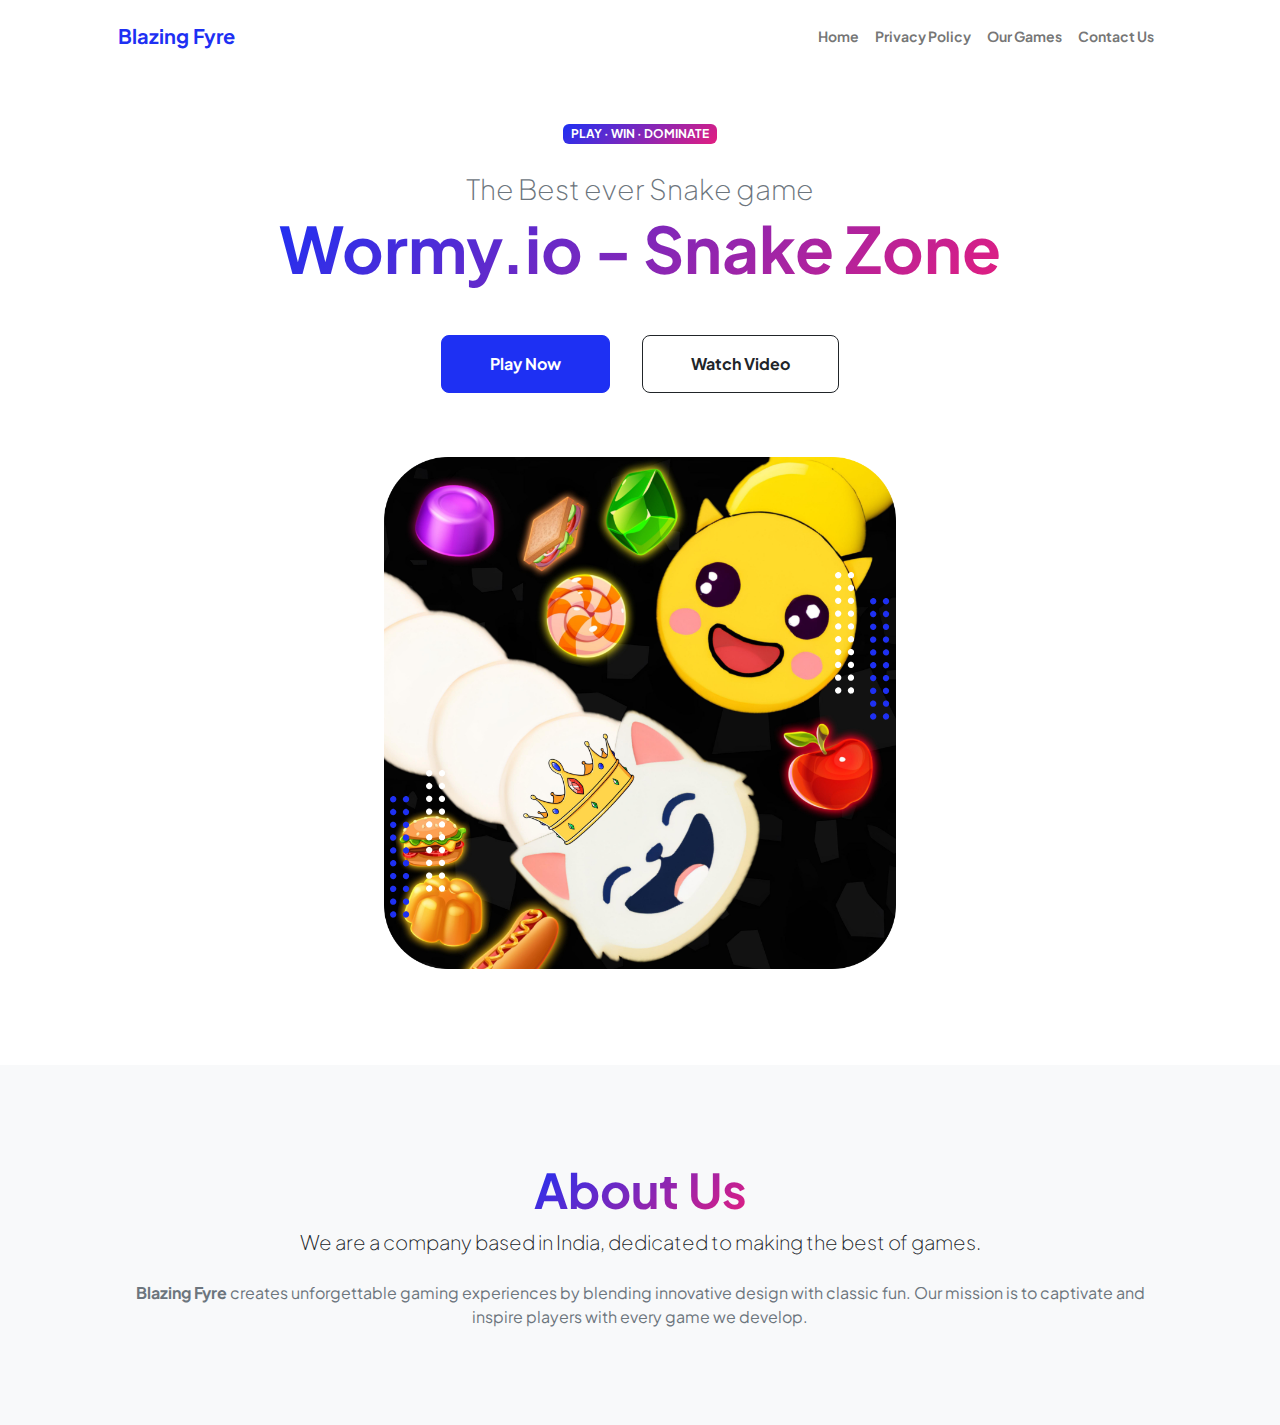
<file: index.html>
<!DOCTYPE html>
<html lang="en">
    <head>
        <meta charset="utf-8" />
        <meta name="viewport" content="width=device-width, initial-scale=1, shrink-to-fit=no" />
        <meta name="description" content="" />
        <meta name="author" content="" />
        <title>Blazing Fyre</title>
        <!-- Favicon-->
        <link rel="icon" type="image/x-icon" href="assets/favicon.ico" />
        <!-- Custom Google font-->
        <link rel="preconnect" href="https://fonts.googleapis.com" />
        <link rel="preconnect" href="https://fonts.gstatic.com" crossorigin />
        <link href="https://fonts.googleapis.com/css2?family=Plus+Jakarta+Sans:wght@100;200;300;400;500;600;700;800;900&amp;display=swap" rel="stylesheet" />
        <!-- Bootstrap icons-->
        <link href="https://cdn.jsdelivr.net/npm/bootstrap-icons@1.8.1/font/bootstrap-icons.css" rel="stylesheet" />
        <!-- Core theme CSS (includes Bootstrap)-->
        <link href="css/styles.css" rel="stylesheet" />
    </head>
    <body class="d-flex flex-column h-100">
        <main class="flex-shrink-0">
            <!-- Navigation-->
            <nav class="navbar navbar-expand-lg navbar-light bg-white py-3">
                <div class="container px-5">
                    <a class="navbar-brand" href="index.html"><span class="fw-bolder text-primary">Blazing Fyre</span></a>
                    <button class="navbar-toggler" type="button" data-bs-toggle="collapse" data-bs-target="#navbarSupportedContent" aria-controls="navbarSupportedContent" aria-expanded="false" aria-label="Toggle navigation"><span class="navbar-toggler-icon"></span></button>
                    <div class="collapse navbar-collapse" id="navbarSupportedContent">
                        <ul class="navbar-nav ms-auto mb-2 mb-lg-0 small fw-bolder">
                            <li class="nav-item"><a class="nav-link" href="index.html">Home</a></li>
                            <li class="nav-item"><a class="nav-link" href="privacy-policy.html">Privacy Policy</a></li>
                            <li class="nav-item"><a class="nav-link" href="our-games.html">Our Games</a></li>
                            <li class="nav-item"><a class="nav-link" href="contact.html">Contact Us</a></li>
                        </ul>
                    </div>
                </div>
            </nav>
            <!-- Header-->
            <header class="py-5">
                <div class="container px-5 pb-5">
                    <div class="row gx-5 align-items-center">
                        <div class="col-xxl-5">
                            <!-- Header text content-->
                            <div class="text-center text-xxl-start">
                                <div class="badge bg-gradient-primary-to-secondary text-white mb-4"><div class="text-uppercase">Play &middot; Win &middot; Dominate</div></div>
                                <div class="fs-3 fw-light text-muted">The Best ever Snake game</div>
                                <h1 class="display-3 fw-bolder mb-5"><span class="text-gradient d-inline">Wormy.io - Snake Zone</span></h1>
                                <div class="d-grid gap-3 d-sm-flex justify-content-sm-center justify-content-xxl-start mb-3">
                                    <a class="btn btn-primary btn-lg px-5 py-3 me-sm-3 fs-6 fw-bolder" href="https://play.google.com/store/apps/details?id=com.blazingfyre.wormyio">Play Now</a>
                                    <a class="btn btn-outline-dark btn-lg px-5 py-3 fs-6 fw-bolder" href="https://youtu.be/ObeM5aja834?si=bT7bwhYzpxp3FDns">Watch Video</a> 
                                </div>
                            </div>
                        </div>
                        <div class="col-xxl-7">
                            <!-- Header profile picture-->
                            <div class="d-flex justify-content-center mt-5 mt-xxl-0">
                                <div class="profile bg-gradient-primary-to-secondary">
                                    <!-- TIP: For best results, use a photo with a transparent background like the demo example below-->
                                    <!-- Watch a tutorial on how to do this on YouTube (link)-->
                                    <img class="profile-img" src="assets/icon.png" alt="..." />
                                    <div class="dots-1">
                                        <!-- SVG Dots-->
                                        <svg version="1.1" xmlns="http://www.w3.org/2000/svg" xmlns:xlink="http://www.w3.org/1999/xlink" x="0px" y="0px" viewBox="0 0 191.6 1215.4" style="enable-background: new 0 0 191.6 1215.4" xml:space="preserve">
                                            <g transform="translate(0.000000,1280.000000) scale(0.100000,-0.100000)">
                                                <path d="M227.7,12788.6c-105-35-200-141-222-248c-43-206,163-412,369-369c155,32,275,190,260,339c-11,105-90,213-190,262        C383.7,12801.6,289.7,12808.6,227.7,12788.6z"></path>
                                                <path d="M1507.7,12788.6c-151-50-253-216-222-362c25-119,136-230,254-255c194-41,395,142,375,339c-11,105-90,213-190,262        C1663.7,12801.6,1569.7,12808.6,1507.7,12788.6z"></path>
                                                <path d="M227.7,11508.6c-105-35-200-141-222-248c-43-206,163-412,369-369c155,32,275,190,260,339c-11,105-90,213-190,262        C383.7,11521.6,289.7,11528.6,227.7,11508.6z"></path>
                                                <path d="M1507.7,11508.6c-151-50-253-216-222-362c25-119,136-230,254-255c194-41,395,142,375,339c-11,105-90,213-190,262        C1663.7,11521.6,1569.7,11528.6,1507.7,11508.6z"></path>
                                                <path d="M227.7,10228.6c-105-35-200-141-222-248c-43-206,163-412,369-369c155,32,275,190,260,339c-11,105-90,213-190,262        C383.7,10241.6,289.7,10248.6,227.7,10228.6z"></path>
                                                <path d="M1507.7,10228.6c-105-35-200-141-222-248c-43-206,163-412,369-369c155,32,275,190,260,339c-11,105-90,213-190,262        C1663.7,10241.6,1569.7,10248.6,1507.7,10228.6z"></path>
                                                <path d="M227.7,8948.6c-105-35-200-141-222-248c-43-206,163-412,369-369c155,32,275,190,260,339c-11,105-90,213-190,262        C383.7,8961.6,289.7,8968.6,227.7,8948.6z"></path>
                                                <path d="M1507.7,8948.6c-105-35-200-141-222-248c-43-206,163-412,369-369c155,32,275,190,260,339c-11,105-90,213-190,262        C1663.7,8961.6,1569.7,8968.6,1507.7,8948.6z"></path>
                                                <path d="M227.7,7668.6c-105-35-200-141-222-248c-43-206,163-412,369-369c155,32,275,190,260,339c-11,105-90,213-190,262        C383.7,7681.6,289.7,7688.6,227.7,7668.6z"></path>
                                                <path d="M1507.7,7668.6c-105-35-200-141-222-248c-43-206,163-412,369-369c155,32,275,190,260,339c-11,105-90,213-190,262        C1663.7,7681.6,1569.7,7688.6,1507.7,7668.6z"></path>
                                                <path d="M227.7,6388.6c-105-35-200-141-222-248c-43-206,163-412,369-369c155,32,275,190,260,339c-11,105-90,213-190,262        C383.7,6401.6,289.7,6408.6,227.7,6388.6z"></path>
                                                <path d="M1507.7,6388.6c-105-35-200-141-222-248c-43-206,163-412,369-369c155,32,275,190,260,339c-11,105-90,213-190,262        C1663.7,6401.6,1569.7,6408.6,1507.7,6388.6z"></path>
                                                <path d="M227.7,5108.6c-105-35-200-141-222-248c-43-206,163-412,369-369c155,32,275,190,260,339c-11,105-90,213-190,262        C383.7,5121.6,289.7,5128.6,227.7,5108.6z"></path>
                                                <path d="M1507.7,5108.6c-105-35-200-141-222-248c-43-206,163-412,369-369c155,32,275,190,260,339c-11,105-90,213-190,262        C1663.7,5121.6,1569.7,5128.6,1507.7,5108.6z"></path>
                                                <path d="M227.7,3828.6c-105-35-200-141-222-248c-43-206,163-412,369-369c155,32,275,190,260,339c-11,105-90,213-190,262        C383.7,3841.6,289.7,3848.6,227.7,3828.6z"></path>
                                                <path d="M1507.7,3828.6c-105-35-200-141-222-248c-43-206,163-412,369-369c155,32,275,190,260,339c-11,105-90,213-190,262        C1663.7,3841.6,1569.7,3848.6,1507.7,3828.6z"></path>
                                                <path d="M227.7,2548.6c-105-35-200-141-222-248c-43-206,163-412,369-369c155,32,275,190,260,339c-11,105-90,213-190,262        C383.7,2561.6,289.7,2568.6,227.7,2548.6z"></path>
                                                <path d="M1507.7,2548.6c-105-35-200-141-222-248c-43-206,163-412,369-369c155,32,275,190,260,339c-11,105-90,213-190,262        C1663.7,2561.6,1569.7,2568.6,1507.7,2548.6z"></path>
                                                <path d="M227.7,1268.6c-105-35-200-141-222-248c-43-206,163-412,369-369c155,32,275,190,260,339c-11,105-90,213-190,262        C383.7,1281.6,289.7,1288.6,227.7,1268.6z"></path>
                                                <path d="M1507.7,1268.6c-105-35-200-141-222-248c-43-206,163-412,369-369c155,32,275,190,260,339c-11,105-90,213-190,262        C1663.7,1281.6,1569.7,1288.6,1507.7,1268.6z"></path>
                                            </g>
                                        </svg>
                                        <!-- END of SVG dots-->
                                    </div>
                                    <div class="dots-2">
                                        <!-- SVG Dots-->
                                        <svg version="1.1" xmlns="http://www.w3.org/2000/svg" xmlns:xlink="http://www.w3.org/1999/xlink" x="0px" y="0px" viewBox="0 0 191.6 1215.4" style="enable-background: new 0 0 191.6 1215.4" xml:space="preserve">
                                            <g transform="translate(0.000000,1280.000000) scale(0.100000,-0.100000)">
                                                <path d="M227.7,12788.6c-105-35-200-141-222-248c-43-206,163-412,369-369c155,32,275,190,260,339c-11,105-90,213-190,262        C383.7,12801.6,289.7,12808.6,227.7,12788.6z"></path>
                                                <path d="M1507.7,12788.6c-151-50-253-216-222-362c25-119,136-230,254-255c194-41,395,142,375,339c-11,105-90,213-190,262        C1663.7,12801.6,1569.7,12808.6,1507.7,12788.6z"></path>
                                                <path d="M227.7,11508.6c-105-35-200-141-222-248c-43-206,163-412,369-369c155,32,275,190,260,339c-11,105-90,213-190,262        C383.7,11521.6,289.7,11528.6,227.7,11508.6z"></path>
                                                <path d="M1507.7,11508.6c-151-50-253-216-222-362c25-119,136-230,254-255c194-41,395,142,375,339c-11,105-90,213-190,262        C1663.7,11521.6,1569.7,11528.6,1507.7,11508.6z"></path>
                                                <path d="M227.7,10228.6c-105-35-200-141-222-248c-43-206,163-412,369-369c155,32,275,190,260,339c-11,105-90,213-190,262        C383.7,10241.6,289.7,10248.6,227.7,10228.6z"></path>
                                                <path d="M1507.7,10228.6c-105-35-200-141-222-248c-43-206,163-412,369-369c155,32,275,190,260,339c-11,105-90,213-190,262        C1663.7,10241.6,1569.7,10248.6,1507.7,10228.6z"></path>
                                                <path d="M227.7,8948.6c-105-35-200-141-222-248c-43-206,163-412,369-369c155,32,275,190,260,339c-11,105-90,213-190,262        C383.7,8961.6,289.7,8968.6,227.7,8948.6z"></path>
                                                <path d="M1507.7,8948.6c-105-35-200-141-222-248c-43-206,163-412,369-369c155,32,275,190,260,339c-11,105-90,213-190,262        C1663.7,8961.6,1569.7,8968.6,1507.7,8948.6z"></path>
                                                <path d="M227.7,7668.6c-105-35-200-141-222-248c-43-206,163-412,369-369c155,32,275,190,260,339c-11,105-90,213-190,262        C383.7,7681.6,289.7,7688.6,227.7,7668.6z"></path>
                                                <path d="M1507.7,7668.6c-105-35-200-141-222-248c-43-206,163-412,369-369c155,32,275,190,260,339c-11,105-90,213-190,262        C1663.7,7681.6,1569.7,7688.6,1507.7,7668.6z"></path>
                                                <path d="M227.7,6388.6c-105-35-200-141-222-248c-43-206,163-412,369-369c155,32,275,190,260,339c-11,105-90,213-190,262        C383.7,6401.6,289.7,6408.6,227.7,6388.6z"></path>
                                                <path d="M1507.7,6388.6c-105-35-200-141-222-248c-43-206,163-412,369-369c155,32,275,190,260,339c-11,105-90,213-190,262        C1663.7,6401.6,1569.7,6408.6,1507.7,6388.6z"></path>
                                                <path d="M227.7,5108.6c-105-35-200-141-222-248c-43-206,163-412,369-369c155,32,275,190,260,339c-11,105-90,213-190,262        C383.7,5121.6,289.7,5128.6,227.7,5108.6z"></path>
                                                <path d="M1507.7,5108.6c-105-35-200-141-222-248c-43-206,163-412,369-369c155,32,275,190,260,339c-11,105-90,213-190,262        C1663.7,5121.6,1569.7,5128.6,1507.7,5108.6z"></path>
                                                <path d="M227.7,3828.6c-105-35-200-141-222-248c-43-206,163-412,369-369c155,32,275,190,260,339c-11,105-90,213-190,262        C383.7,3841.6,289.7,3848.6,227.7,3828.6z"></path>
                                                <path d="M1507.7,3828.6c-105-35-200-141-222-248c-43-206,163-412,369-369c155,32,275,190,260,339c-11,105-90,213-190,262        C1663.7,3841.6,1569.7,3848.6,1507.7,3828.6z"></path>
                                                <path d="M227.7,2548.6c-105-35-200-141-222-248c-43-206,163-412,369-369c155,32,275,190,260,339c-11,105-90,213-190,262        C383.7,2561.6,289.7,2568.6,227.7,2548.6z"></path>
                                                <path d="M1507.7,2548.6c-105-35-200-141-222-248c-43-206,163-412,369-369c155,32,275,190,260,339c-11,105-90,213-190,262        C1663.7,2561.6,1569.7,2568.6,1507.7,2548.6z"></path>
                                                <path d="M227.7,1268.6c-105-35-200-141-222-248c-43-206,163-412,369-369c155,32,275,190,260,339c-11,105-90,213-190,262        C383.7,1281.6,289.7,1288.6,227.7,1268.6z"></path>
                                                <path d="M1507.7,1268.6c-105-35-200-141-222-248c-43-206,163-412,369-369c155,32,275,190,260,339c-11,105-90,213-190,262        C1663.7,1281.6,1569.7,1288.6,1507.7,1268.6z"></path>
                                            </g>
                                        </svg>
                                        <!-- END of SVG dots-->
                                    </div>
                                    <div class="dots-3">
                                        <!-- SVG Dots-->
                                        <svg version="1.1" xmlns="http://www.w3.org/2000/svg" xmlns:xlink="http://www.w3.org/1999/xlink" x="0px" y="0px" viewBox="0 0 191.6 1215.4" style="enable-background: new 0 0 191.6 1215.4" xml:space="preserve">
                                            <g transform="translate(0.000000,1280.000000) scale(0.100000,-0.100000)">
                                                <path d="M227.7,12788.6c-105-35-200-141-222-248c-43-206,163-412,369-369c155,32,275,190,260,339c-11,105-90,213-190,262        C383.7,12801.6,289.7,12808.6,227.7,12788.6z"></path>
                                                <path d="M1507.7,12788.6c-151-50-253-216-222-362c25-119,136-230,254-255c194-41,395,142,375,339c-11,105-90,213-190,262        C1663.7,12801.6,1569.7,12808.6,1507.7,12788.6z"></path>
                                                <path d="M227.7,11508.6c-105-35-200-141-222-248c-43-206,163-412,369-369c155,32,275,190,260,339c-11,105-90,213-190,262        C383.7,11521.6,289.7,11528.6,227.7,11508.6z"></path>
                                                <path d="M1507.7,11508.6c-151-50-253-216-222-362c25-119,136-230,254-255c194-41,395,142,375,339c-11,105-90,213-190,262        C1663.7,11521.6,1569.7,11528.6,1507.7,11508.6z"></path>
                                                <path d="M227.7,10228.6c-105-35-200-141-222-248c-43-206,163-412,369-369c155,32,275,190,260,339c-11,105-90,213-190,262        C383.7,10241.6,289.7,10248.6,227.7,10228.6z"></path>
                                                <path d="M1507.7,10228.6c-105-35-200-141-222-248c-43-206,163-412,369-369c155,32,275,190,260,339c-11,105-90,213-190,262        C1663.7,10241.6,1569.7,10248.6,1507.7,10228.6z"></path>
                                                <path d="M227.7,8948.6c-105-35-200-141-222-248c-43-206,163-412,369-369c155,32,275,190,260,339c-11,105-90,213-190,262        C383.7,8961.6,289.7,8968.6,227.7,8948.6z"></path>
                                                <path d="M1507.7,8948.6c-105-35-200-141-222-248c-43-206,163-412,369-369c155,32,275,190,260,339c-11,105-90,213-190,262        C1663.7,8961.6,1569.7,8968.6,1507.7,8948.6z"></path>
                                                <path d="M227.7,7668.6c-105-35-200-141-222-248c-43-206,163-412,369-369c155,32,275,190,260,339c-11,105-90,213-190,262        C383.7,7681.6,289.7,7688.6,227.7,7668.6z"></path>
                                                <path d="M1507.7,7668.6c-105-35-200-141-222-248c-43-206,163-412,369-369c155,32,275,190,260,339c-11,105-90,213-190,262        C1663.7,7681.6,1569.7,7688.6,1507.7,7668.6z"></path>
                                                <path d="M227.7,6388.6c-105-35-200-141-222-248c-43-206,163-412,369-369c155,32,275,190,260,339c-11,105-90,213-190,262        C383.7,6401.6,289.7,6408.6,227.7,6388.6z"></path>
                                                <path d="M1507.7,6388.6c-105-35-200-141-222-248c-43-206,163-412,369-369c155,32,275,190,260,339c-11,105-90,213-190,262        C1663.7,6401.6,1569.7,6408.6,1507.7,6388.6z"></path>
                                                <path d="M227.7,5108.6c-105-35-200-141-222-248c-43-206,163-412,369-369c155,32,275,190,260,339c-11,105-90,213-190,262        C383.7,5121.6,289.7,5128.6,227.7,5108.6z"></path>
                                                <path d="M1507.7,5108.6c-105-35-200-141-222-248c-43-206,163-412,369-369c155,32,275,190,260,339c-11,105-90,213-190,262        C1663.7,5121.6,1569.7,5128.6,1507.7,5108.6z"></path>
                                                <path d="M227.7,3828.6c-105-35-200-141-222-248c-43-206,163-412,369-369c155,32,275,190,260,339c-11,105-90,213-190,262        C383.7,3841.6,289.7,3848.6,227.7,3828.6z"></path>
                                                <path d="M1507.7,3828.6c-105-35-200-141-222-248c-43-206,163-412,369-369c155,32,275,190,260,339c-11,105-90,213-190,262        C1663.7,3841.6,1569.7,3848.6,1507.7,3828.6z"></path>
                                                <path d="M227.7,2548.6c-105-35-200-141-222-248c-43-206,163-412,369-369c155,32,275,190,260,339c-11,105-90,213-190,262        C383.7,2561.6,289.7,2568.6,227.7,2548.6z"></path>
                                                <path d="M1507.7,2548.6c-105-35-200-141-222-248c-43-206,163-412,369-369c155,32,275,190,260,339c-11,105-90,213-190,262        C1663.7,2561.6,1569.7,2568.6,1507.7,2548.6z"></path>
                                                <path d="M227.7,1268.6c-105-35-200-141-222-248c-43-206,163-412,369-369c155,32,275,190,260,339c-11,105-90,213-190,262        C383.7,1281.6,289.7,1288.6,227.7,1268.6z"></path>
                                                <path d="M1507.7,1268.6c-105-35-200-141-222-248c-43-206,163-412,369-369c155,32,275,190,260,339c-11,105-90,213-190,262        C1663.7,1281.6,1569.7,1288.6,1507.7,1268.6z"></path>
                                            </g>
                                        </svg>
                                        <!-- END of SVG dots-->
                                    </div>
                                    <div class="dots-4">
                                        <!-- SVG Dots-->
                                        <svg version="1.1" xmlns="http://www.w3.org/2000/svg" xmlns:xlink="http://www.w3.org/1999/xlink" x="0px" y="0px" viewBox="0 0 191.6 1215.4" style="enable-background: new 0 0 191.6 1215.4" xml:space="preserve">
                                            <g transform="translate(0.000000,1280.000000) scale(0.100000,-0.100000)">
                                                <path d="M227.7,12788.6c-105-35-200-141-222-248c-43-206,163-412,369-369c155,32,275,190,260,339c-11,105-90,213-190,262        C383.7,12801.6,289.7,12808.6,227.7,12788.6z"></path>
                                                <path d="M1507.7,12788.6c-151-50-253-216-222-362c25-119,136-230,254-255c194-41,395,142,375,339c-11,105-90,213-190,262        C1663.7,12801.6,1569.7,12808.6,1507.7,12788.6z"></path>
                                                <path d="M227.7,11508.6c-105-35-200-141-222-248c-43-206,163-412,369-369c155,32,275,190,260,339c-11,105-90,213-190,262        C383.7,11521.6,289.7,11528.6,227.7,11508.6z"></path>
                                                <path d="M1507.7,11508.6c-151-50-253-216-222-362c25-119,136-230,254-255c194-41,395,142,375,339c-11,105-90,213-190,262        C1663.7,11521.6,1569.7,11528.6,1507.7,11508.6z"></path>
                                                <path d="M227.7,10228.6c-105-35-200-141-222-248c-43-206,163-412,369-369c155,32,275,190,260,339c-11,105-90,213-190,262        C383.7,10241.6,289.7,10248.6,227.7,10228.6z"></path>
                                                <path d="M1507.7,10228.6c-105-35-200-141-222-248c-43-206,163-412,369-369c155,32,275,190,260,339c-11,105-90,213-190,262        C1663.7,10241.6,1569.7,10248.6,1507.7,10228.6z"></path>
                                                <path d="M227.7,8948.6c-105-35-200-141-222-248c-43-206,163-412,369-369c155,32,275,190,260,339c-11,105-90,213-190,262        C383.7,8961.6,289.7,8968.6,227.7,8948.6z"></path>
                                                <path d="M1507.7,8948.6c-105-35-200-141-222-248c-43-206,163-412,369-369c155,32,275,190,260,339c-11,105-90,213-190,262        C1663.7,8961.6,1569.7,8968.6,1507.7,8948.6z"></path>
                                                <path d="M227.7,7668.6c-105-35-200-141-222-248c-43-206,163-412,369-369c155,32,275,190,260,339c-11,105-90,213-190,262        C383.7,7681.6,289.7,7688.6,227.7,7668.6z"></path>
                                                <path d="M1507.7,7668.6c-105-35-200-141-222-248c-43-206,163-412,369-369c155,32,275,190,260,339c-11,105-90,213-190,262        C1663.7,7681.6,1569.7,7688.6,1507.7,7668.6z"></path>
                                                <path d="M227.7,6388.6c-105-35-200-141-222-248c-43-206,163-412,369-369c155,32,275,190,260,339c-11,105-90,213-190,262        C383.7,6401.6,289.7,6408.6,227.7,6388.6z"></path>
                                                <path d="M1507.7,6388.6c-105-35-200-141-222-248c-43-206,163-412,369-369c155,32,275,190,260,339c-11,105-90,213-190,262        C1663.7,6401.6,1569.7,6408.6,1507.7,6388.6z"></path>
                                                <path d="M227.7,5108.6c-105-35-200-141-222-248c-43-206,163-412,369-369c155,32,275,190,260,339c-11,105-90,213-190,262        C383.7,5121.6,289.7,5128.6,227.7,5108.6z"></path>
                                                <path d="M1507.7,5108.6c-105-35-200-141-222-248c-43-206,163-412,369-369c155,32,275,190,260,339c-11,105-90,213-190,262        C1663.7,5121.6,1569.7,5128.6,1507.7,5108.6z"></path>
                                                <path d="M227.7,3828.6c-105-35-200-141-222-248c-43-206,163-412,369-369c155,32,275,190,260,339c-11,105-90,213-190,262        C383.7,3841.6,289.7,3848.6,227.7,3828.6z"></path>
                                                <path d="M1507.7,3828.6c-105-35-200-141-222-248c-43-206,163-412,369-369c155,32,275,190,260,339c-11,105-90,213-190,262        C1663.7,3841.6,1569.7,3848.6,1507.7,3828.6z"></path>
                                                <path d="M227.7,2548.6c-105-35-200-141-222-248c-43-206,163-412,369-369c155,32,275,190,260,339c-11,105-90,213-190,262        C383.7,2561.6,289.7,2568.6,227.7,2548.6z"></path>
                                                <path d="M1507.7,2548.6c-105-35-200-141-222-248c-43-206,163-412,369-369c155,32,275,190,260,339c-11,105-90,213-190,262        C1663.7,2561.6,1569.7,2568.6,1507.7,2548.6z"></path>
                                                <path d="M227.7,1268.6c-105-35-200-141-222-248c-43-206,163-412,369-369c155,32,275,190,260,339c-11,105-90,213-190,262        C383.7,1281.6,289.7,1288.6,227.7,1268.6z"></path>
                                                <path d="M1507.7,1268.6c-105-35-200-141-222-248c-43-206,163-412,369-369c155,32,275,190,260,339c-11,105-90,213-190,262        C1663.7,1281.6,1569.7,1288.6,1507.7,1268.6z"></path>
                                            </g>
                                        </svg>
                                        <!-- END of SVG dots-->
                                    </div>
                                </div>
                            </div>
                        </div>
                    </div>
                </div>
            </header>
            <!-- About Section-->
            <section class="bg-light py-5">
                <div class="container px-5">
                    <div class="row gx-5 justify-content-center">
                        <div class="col-xxl-8">
                            <div class="text-center my-5">
                                <h2 class="display-5 fw-bolder"><span class="text-gradient d-inline">About Us</span></h2>
                                <p class="lead fw-light mb-4">We are a company based in India, dedicated to making the best of games.</p>
                                <p class="text-muted"><b>Blazing Fyre</b> creates unforgettable gaming experiences by blending innovative design with classic fun. Our mission is to captivate and inspire players with every game we develop.</p>
                                
                            </div>
                        </div>
                    </div>
                </div>
            </section>
        </main>
        
                </div>
            </div>
        </footer>
        <!-- Bootstrap core JS-->
        <script src="https://cdn.jsdelivr.net/npm/bootstrap@5.2.3/dist/js/bootstrap.bundle.min.js"></script>
        <!-- Core theme JS-->
        <script src="js/scripts.js"></script>
    </body>
</html>
</file>
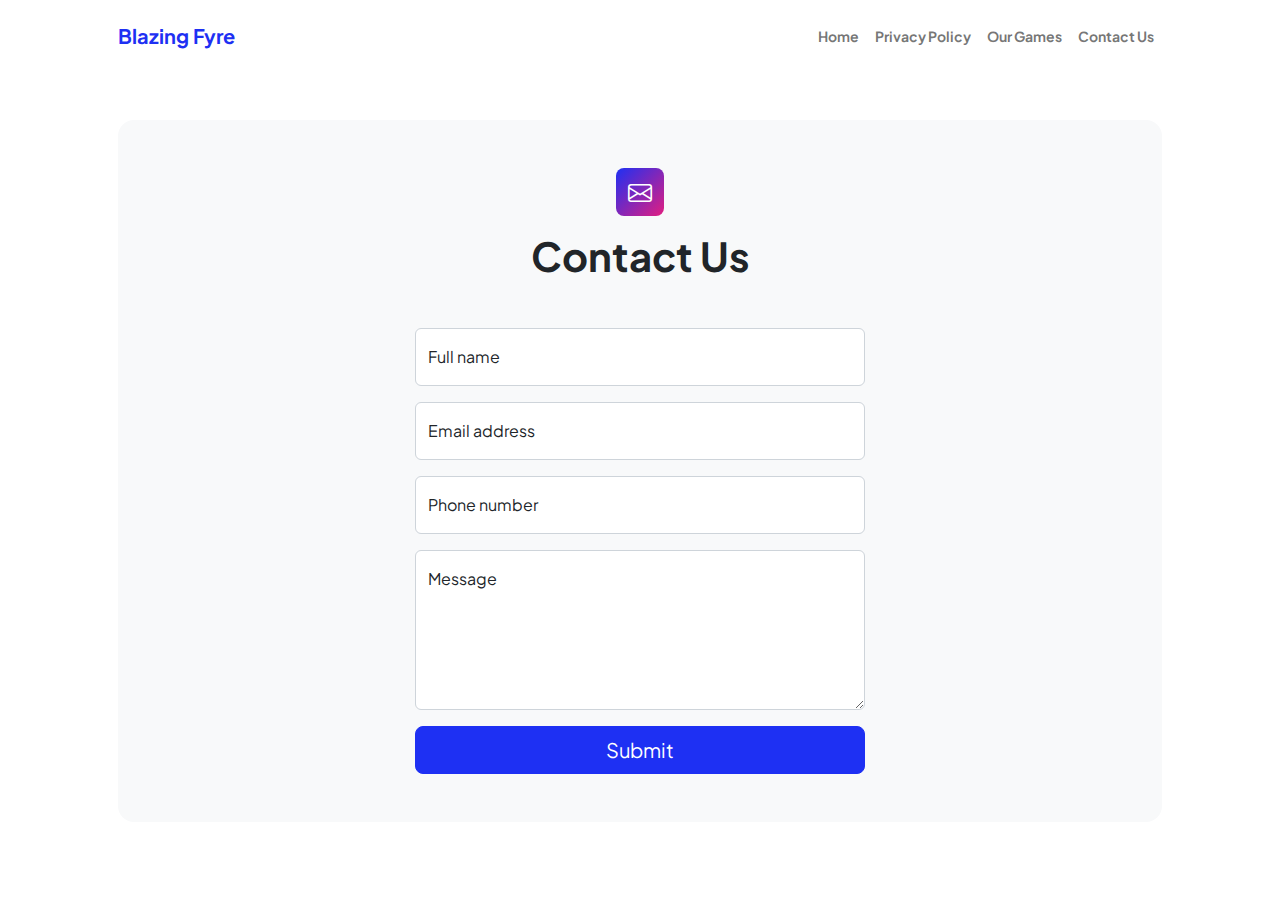
<file: contact.html>
<!DOCTYPE html>
<html lang="en">
    <head>
        <meta charset="utf-8" />
        <meta name="viewport" content="width=device-width, initial-scale=1, shrink-to-fit=no" />
        <meta name="description" content />
        <meta name="author" content />
        <title>Contact Us</title>
        <!-- Favicon-->
        <link rel="icon" type="image/x-icon" href="assets/favicon.ico" />
        <!-- Custom Google font-->
        <link rel="preconnect" href="https://fonts.googleapis.com" />
        <link rel="preconnect" href="https://fonts.gstatic.com" crossorigin />
        <link href="https://fonts.googleapis.com/css2?family=Plus+Jakarta+Sans:wght@100;200;300;400;500;600;700;800;900&amp;display=swap" rel="stylesheet" />
        <!-- Bootstrap icons-->
        <link href="https://cdn.jsdelivr.net/npm/bootstrap-icons@1.8.1/font/bootstrap-icons.css" rel="stylesheet" />
        <!-- Core theme CSS (includes Bootstrap)-->
        <link href="css/styles.css" rel="stylesheet" />
    </head>
    <body class="d-flex flex-column">
        <main class="flex-shrink-0">
            <!-- Navigation-->
            <nav class="navbar navbar-expand-lg navbar-light bg-white py-3">
                <div class="container px-5">
                    <a class="navbar-brand" href="index.html"><span class="fw-bolder text-primary">Blazing Fyre</span></a>
                    <button class="navbar-toggler" type="button" data-bs-toggle="collapse" data-bs-target="#navbarSupportedContent" aria-controls="navbarSupportedContent" aria-expanded="false" aria-label="Toggle navigation"><span class="navbar-toggler-icon"></span></button>
                    <div class="collapse navbar-collapse" id="navbarSupportedContent">
                        <ul class="navbar-nav ms-auto mb-2 mb-lg-0 small fw-bolder">
                            <li class="nav-item"><a class="nav-link" href="index.html">Home</a></li>
                            <li class="nav-item"><a class="nav-link" href="privacy-policy.html">Privacy Policy</a></li>
                            <li class="nav-item"><a class="nav-link" href="our-games.html">Our Games</a></li>
                            <li class="nav-item"><a class="nav-link" href="contact.html">Contact Us</a></li>
                        </ul>
                    </div>
                </div>
            </nav>
            <!-- Page content-->
            <section class="py-5">
                <div class="container px-5">
                    <!-- Contact form-->
                    <div class="bg-light rounded-4 py-5 px-4 px-md-5">
                        <div class="text-center mb-5">
                            <div class="feature bg-primary bg-gradient-primary-to-secondary text-white rounded-3 mb-3"><i class="bi bi-envelope"></i></div>
                            <h1 class="fw-bolder">Contact Us</h1>
                            
                        </div>
                        <div class="row gx-5 justify-content-center">
                            <div class="col-lg-8 col-xl-6">
                                <!-- Contact Form -->
                                <form id="contactForm" action="https://formspree.io/f/xyzgaagz" method="POST">
                                    <!-- Name input-->
                                    <div class="form-floating mb-3">
                                        <input class="form-control" id="name" name="name" type="text" placeholder="Enter your name..." required />
                                        <label for="name">Full name</label>
                                        <div class="invalid-feedback" data-sb-feedback="name:required">A name is required.</div>
                                    </div>
                                    <!-- Email address input-->
                                    <div class="form-floating mb-3">
                                        <input class="form-control" id="email" name="email" type="email" placeholder="name@example.com" required />
                                        <label for="email">Email address</label>
                                        <div class="invalid-feedback" data-sb-feedback="email:required">An email is required.</div>
                                        <div class="invalid-feedback" data-sb-feedback="email:email">Email is not valid.</div>
                                    </div>
                                    <!-- Phone number input-->
                                    <div class="form-floating mb-3">
                                        <input class="form-control" id="phone" name="phone" type="tel" placeholder="(123) 456-7890" required />
                                        <label for="phone">Phone number</label>
                                        <div class="invalid-feedback" data-sb-feedback="phone:required">A phone number is required.</div>
                                    </div>
                                    <!-- Message input-->
                                    <div class="form-floating mb-3">
                                        <textarea class="form-control" id="message" name="message" type="text" placeholder="Enter your message here..." style="height: 10rem" required></textarea>
                                        <label for="message">Message</label>
                                        <div class="invalid-feedback" data-sb-feedback="message:required">A message is required.</div>
                                    </div>
                                    <!-- Submit Button-->
                                    <div class="d-grid"><button class="btn btn-primary btn-lg" id="submitButton" type="submit">Submit</button></div>
                                </form>
                            </div>
                        </div>
                    </div>
                </div>
            </section>
        </main>
        
        <!-- Bootstrap core JS-->
        <script src="https://cdn.jsdelivr.net/npm/bootstrap@5.2.3/dist/js/bootstrap.bundle.min.js"></script>
        <!-- Core theme JS-->
        <script src="js/scripts.js"></script>
        <!-- Formspree JS (Optional) -->
        <script src="https://cdn.startbootstrap.com/sb-forms-latest.js"></script>
    </body>
</html>
</file>
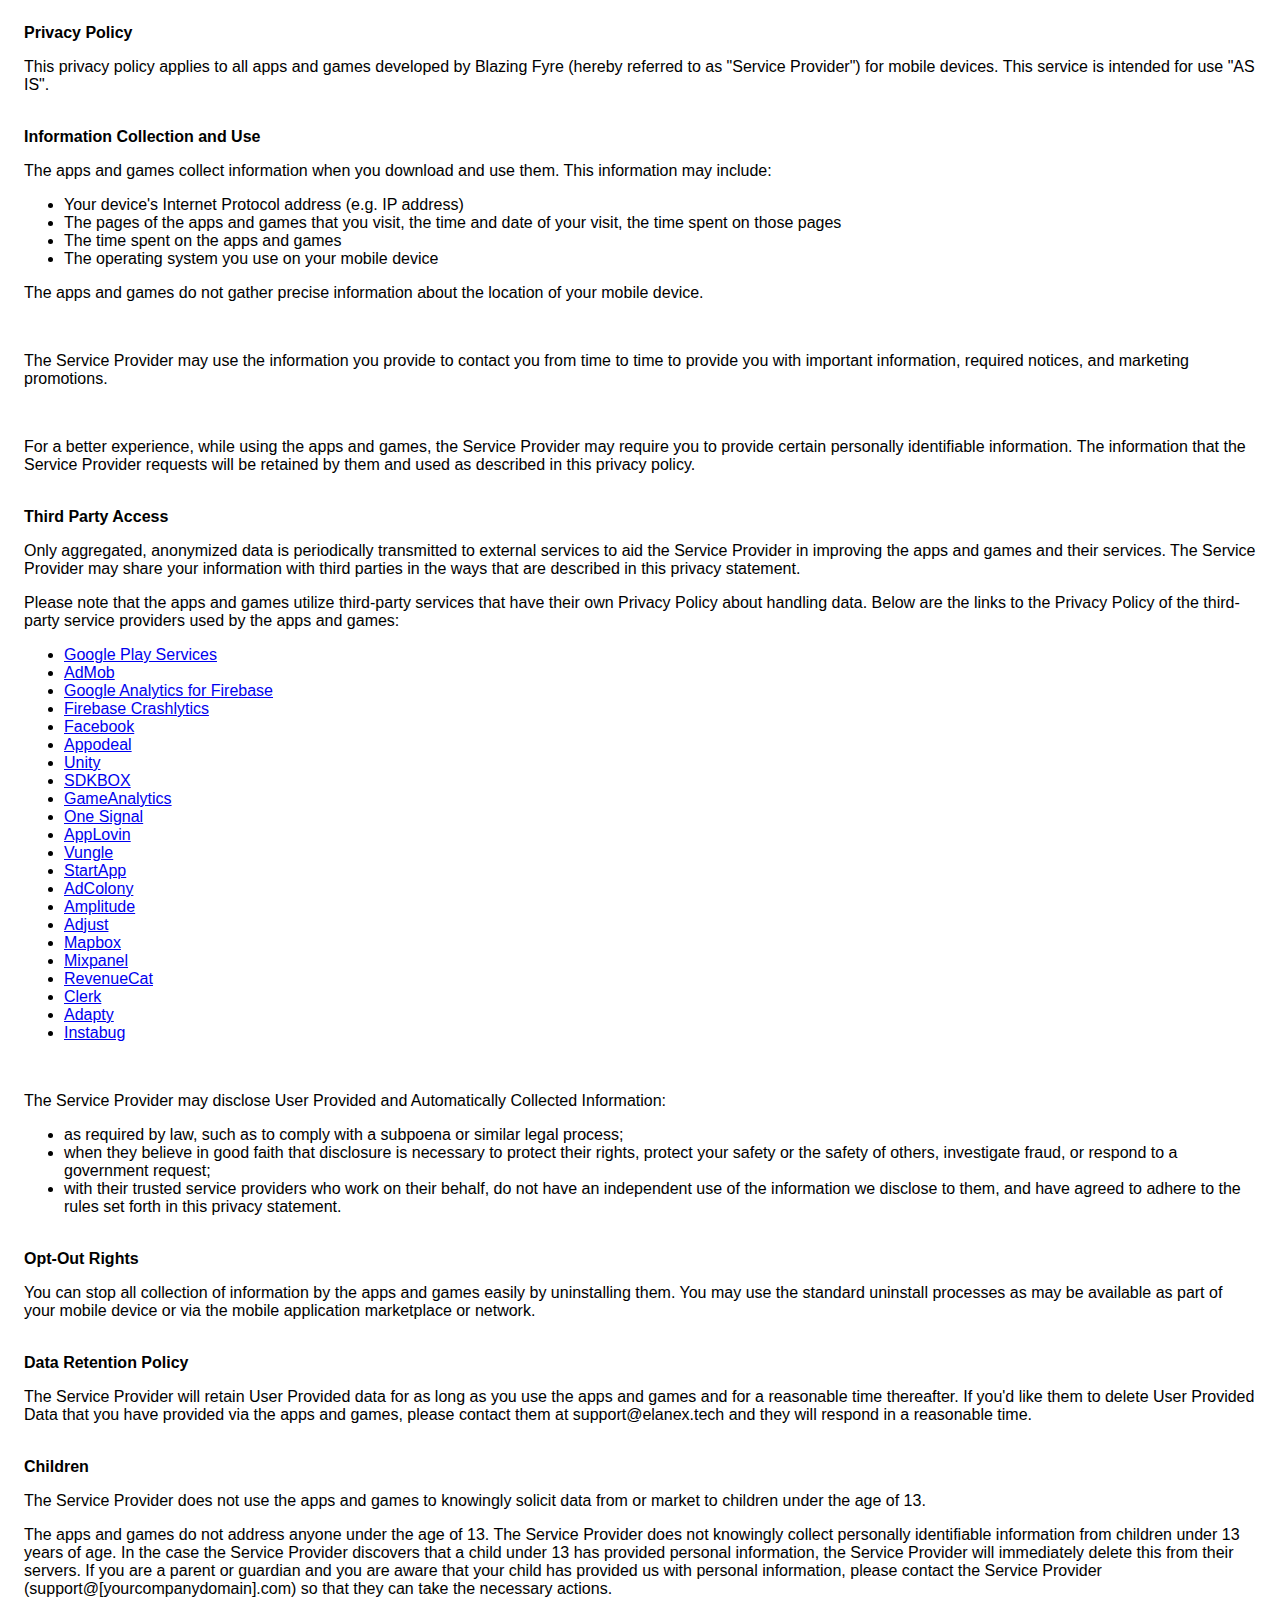
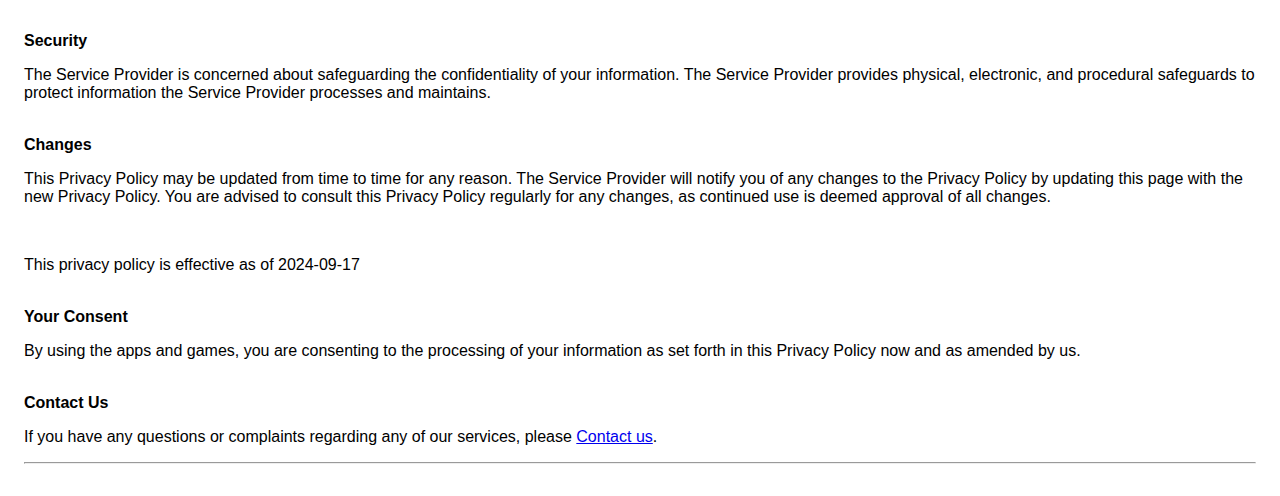
<file: privacy-policy.html>
<!DOCTYPE html>
<html>
<head>
  <meta charset='utf-8'>
  <meta name='viewport' content='width=device-width'>
  <title>Privacy Policy</title>
  <style> body { font-family: 'Helvetica Neue', Helvetica, Arial, sans-serif; padding:1em; } </style>
</head>
<body>
<strong>Privacy Policy</strong>
<p>This privacy policy applies to all apps and games developed by Blazing Fyre (hereby referred to as "Service Provider") for mobile devices. This service is intended for use "AS IS".</p><br>

<strong>Information Collection and Use</strong>
<p>The apps and games collect information when you download and use them. This information may include:</p>
<ul>
  <li>Your device's Internet Protocol address (e.g. IP address)</li>
  <li>The pages of the apps and games that you visit, the time and date of your visit, the time spent on those pages</li>
  <li>The time spent on the apps and games</li>
  <li>The operating system you use on your mobile device</li>
</ul>
<p>The apps and games do not gather precise information about the location of your mobile device.</p><br>

<p>The Service Provider may use the information you provide to contact you from time to time to provide you with important information, required notices, and marketing promotions.</p><br>

<p>For a better experience, while using the apps and games, the Service Provider may require you to provide certain personally identifiable information. The information that the Service Provider requests will be retained by them and used as described in this privacy policy.</p><br>

<strong>Third Party Access</strong>
<p>Only aggregated, anonymized data is periodically transmitted to external services to aid the Service Provider in improving the apps and games and their services. The Service Provider may share your information with third parties in the ways that are described in this privacy statement.</p>
<div>
  <p>Please note that the apps and games utilize third-party services that have their own Privacy Policy about handling data. Below are the links to the Privacy Policy of the third-party service providers used by the apps and games:</p>
  <ul>
    <li><a href="https://www.google.com/policies/privacy/" target="_blank" rel="noopener noreferrer">Google Play Services</a></li>
    <li><a href="https://support.google.com/admob/answer/6128543?hl=en" target="_blank" rel="noopener noreferrer">AdMob</a></li>
    <li><a href="https://firebase.google.com/support/privacy" target="_blank" rel="noopener noreferrer">Google Analytics for Firebase</a></li>
    <li><a href="https://firebase.google.com/support/privacy/" target="_blank" rel="noopener noreferrer">Firebase Crashlytics</a></li>
    <li><a href="https://www.facebook.com/about/privacy/update/printable" target="_blank" rel="noopener noreferrer">Facebook</a></li>
    <li><a href="https://www.appodeal.com/home/privacy-policy/" target="_blank" rel="noopener noreferrer">Appodeal</a></li>
    <li><a href="https://unity3d.com/legal/privacy-policy" target="_blank" rel="noopener noreferrer">Unity</a></li>
    <li><a href="https://www.sdkbox.com/privacy" target="_blank" rel="noopener noreferrer">SDKBOX</a></li>
    <li><a href="https://gameanalytics.com/privacy" target="_blank" rel="noopener noreferrer">GameAnalytics</a></li>
    <li><a href="https://onesignal.com/privacy_policy" target="_blank" rel="noopener noreferrer">One Signal</a></li>
    <li><a href="https://www.applovin.com/privacy/" target="_blank" rel="noopener noreferrer">AppLovin</a></li>
    <li><a href="https://vungle.com/privacy/" target="_blank" rel="noopener noreferrer">Vungle</a></li>
    <li><a href="https://www.startapp.com/privacy/" target="_blank" rel="noopener noreferrer">StartApp</a></li>
    <li><a href="https://www.adcolony.com/privacy-policy/" target="_blank" rel="noopener noreferrer">AdColony</a></li>
    <li><a href="https://amplitude.com/privacy" target="_blank" rel="noopener noreferrer">Amplitude</a></li>
    <li><a href="https://www.adjust.com/terms/privacy-policy" target="_blank" rel="noopener noreferrer">Adjust</a></li>
    <li><a href="https://www.mapbox.com/legal/privacy" target="_blank" rel="noopener noreferrer">Mapbox</a></li>
    <li><a href="https://mixpanel.com/legal/privacy-policy/" target="_blank" rel="noopener noreferrer">Mixpanel</a></li>
    <li><a href="https://www.revenuecat.com/privacy" target="_blank" rel="noopener noreferrer">RevenueCat</a></li>
    <li><a href="https://clerk.com/privacy" target="_blank" rel="noopener noreferrer">Clerk</a></li>
    <li><a href="https://adapty.io/privacy" target="_blank" rel="noopener noreferrer">Adapty</a></li>
    <li><a href="https://www.instabug.com/privacy" target="_blank" rel="noopener noreferrer">Instabug</a></li>
  </ul>
</div><br>

<p>The Service Provider may disclose User Provided and Automatically Collected Information:</p>
<ul>
  <li>as required by law, such as to comply with a subpoena or similar legal process;</li>
  <li>when they believe in good faith that disclosure is necessary to protect their rights, protect your safety or the safety of others, investigate fraud, or respond to a government request;</li>
  <li>with their trusted service providers who work on their behalf, do not have an independent use of the information we disclose to them, and have agreed to adhere to the rules set forth in this privacy statement.</li>
</ul><br>

<strong>Opt-Out Rights</strong>
<p>You can stop all collection of information by the apps and games easily by uninstalling them. You may use the standard uninstall processes as may be available as part of your mobile device or via the mobile application marketplace or network.</p><br>

<strong>Data Retention Policy</strong>
<p>The Service Provider will retain User Provided data for as long as you use the apps and games and for a reasonable time thereafter. If you'd like them to delete User Provided Data that you have provided via the apps and games, please contact them at support@elanex.tech and they will respond in a reasonable time.</p><br>

<strong>Children</strong>
<p>The Service Provider does not use the apps and games to knowingly solicit data from or market to children under the age of 13.</p>
<p>The apps and games do not address anyone under the age of 13. The Service Provider does not knowingly collect personally identifiable information from children under 13 years of age. In the case the Service Provider discovers that a child under 13 has provided personal information, the Service Provider will immediately delete this from their servers. If you are a parent or guardian and you are aware that your child has provided us with personal information, please contact the Service Provider (support@[yourcompanydomain].com) so that they can take the necessary actions.</p><br>

<strong>Security</strong>
<p>The Service Provider is concerned about safeguarding the confidentiality of your information. The Service Provider provides physical, electronic, and procedural safeguards to protect information the Service Provider processes and maintains.</p><br>

<strong>Changes</strong>
<p>This Privacy Policy may be updated from time to time for any reason. The Service Provider will notify you of any changes to the Privacy Policy by updating this page with the new Privacy Policy. You are advised to consult this Privacy Policy regularly for any changes, as continued use is deemed approval of all changes.</p><br>

<p>This privacy policy is effective as of 2024-09-17</p><br>

<strong>Your Consent</strong>
<p>By using the apps and games, you are consenting to the processing of your information as set forth in this Privacy Policy now and as amended by us.</p><br>

<strong>Contact Us</strong>
<p>If you have any questions or complaints regarding any of our services, please <a href="mailto:support@elanex.tech">Contact us</a>.</p>
<hr>
</body>
</html>
</file>
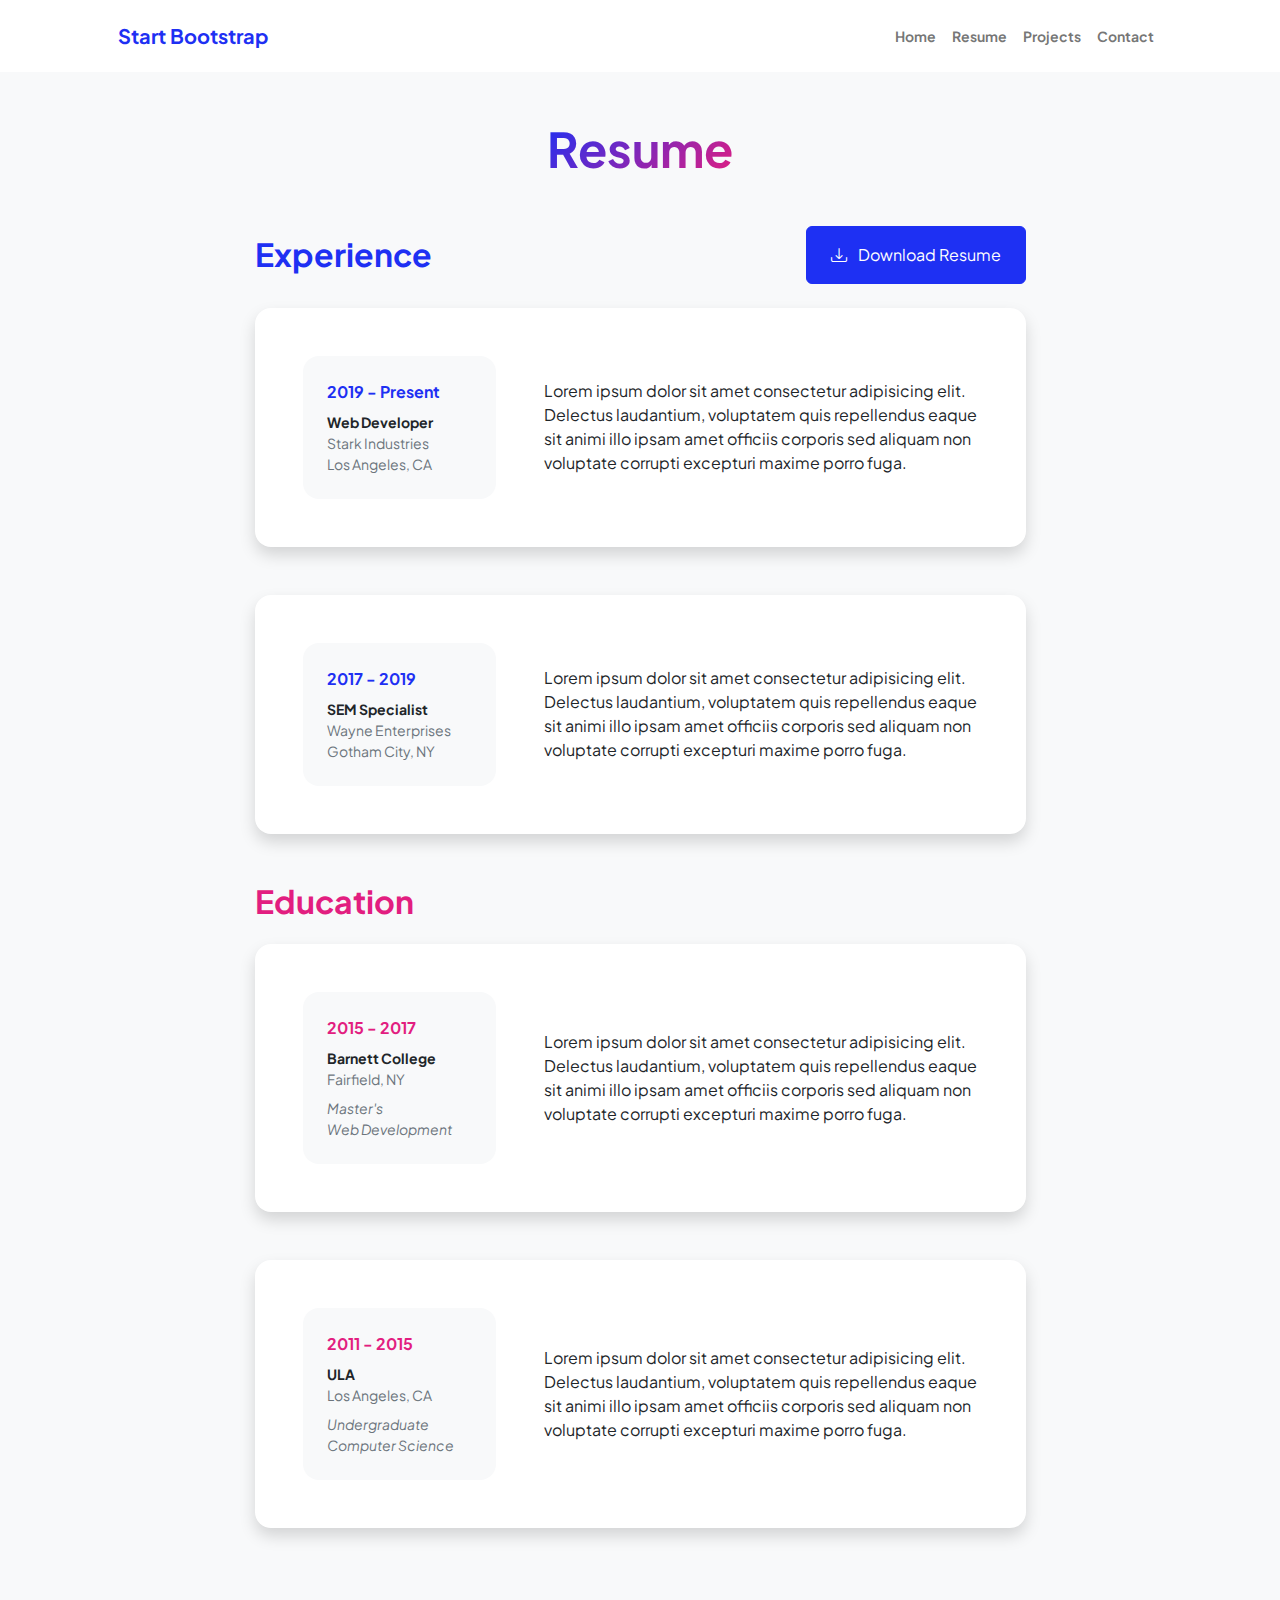
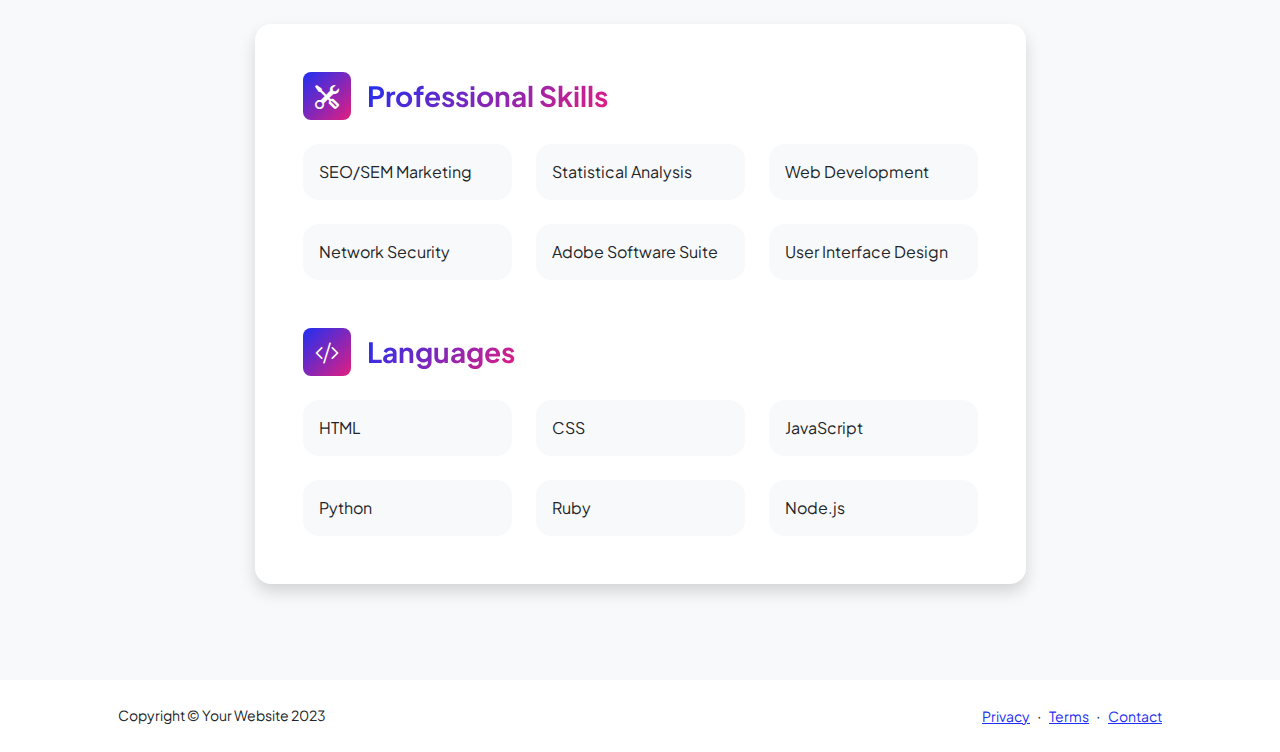
<file: resume.html>
<!DOCTYPE html>
<html lang="en">
    <head>
        <meta charset="utf-8" />
        <meta name="viewport" content="width=device-width, initial-scale=1, shrink-to-fit=no" />
        <meta name="description" content="" />
        <meta name="author" content="" />
        <title>Personal - Start Bootstrap Template</title>
        <!-- Favicon-->
        <link rel="icon" type="image/x-icon" href="assets/favicon.ico" />
        <!-- Custom Google font-->
        <link rel="preconnect" href="https://fonts.googleapis.com" />
        <link rel="preconnect" href="https://fonts.gstatic.com" crossorigin />
        <link href="https://fonts.googleapis.com/css2?family=Plus+Jakarta+Sans:wght@100;200;300;400;500;600;700;800;900&amp;display=swap" rel="stylesheet" />
        <!-- Bootstrap icons-->
        <link href="https://cdn.jsdelivr.net/npm/bootstrap-icons@1.8.1/font/bootstrap-icons.css" rel="stylesheet" />
        <!-- Core theme CSS (includes Bootstrap)-->
        <link href="css/styles.css" rel="stylesheet" />
    </head>
    <body class="d-flex flex-column h-100 bg-light">
        <main class="flex-shrink-0">
            <!-- Navigation-->
            <nav class="navbar navbar-expand-lg navbar-light bg-white py-3">
                <div class="container px-5">
                    <a class="navbar-brand" href="index.html"><span class="fw-bolder text-primary">Start Bootstrap</span></a>
                    <button class="navbar-toggler" type="button" data-bs-toggle="collapse" data-bs-target="#navbarSupportedContent" aria-controls="navbarSupportedContent" aria-expanded="false" aria-label="Toggle navigation"><span class="navbar-toggler-icon"></span></button>
                    <div class="collapse navbar-collapse" id="navbarSupportedContent">
                        <ul class="navbar-nav ms-auto mb-2 mb-lg-0 small fw-bolder">
                            <li class="nav-item"><a class="nav-link" href="index.html">Home</a></li>
                            <li class="nav-item"><a class="nav-link" href="resume.html">Resume</a></li>
                            <li class="nav-item"><a class="nav-link" href="projects.html">Projects</a></li>
                            <li class="nav-item"><a class="nav-link" href="contact.html">Contact</a></li>
                        </ul>
                    </div>
                </div>
            </nav>
            <!-- Page Content-->
            <div class="container px-5 my-5">
                <div class="text-center mb-5">
                    <h1 class="display-5 fw-bolder mb-0"><span class="text-gradient d-inline">Resume</span></h1>
                </div>
                <div class="row gx-5 justify-content-center">
                    <div class="col-lg-11 col-xl-9 col-xxl-8">
                        <!-- Experience Section-->
                        <section>
                            <div class="d-flex align-items-center justify-content-between mb-4">
                                <h2 class="text-primary fw-bolder mb-0">Experience</h2>
                                <!-- Download resume button-->
                                <!-- Note: Set the link href target to a PDF file within your project-->
                                <a class="btn btn-primary px-4 py-3" href="#!">
                                    <div class="d-inline-block bi bi-download me-2"></div>
                                    Download Resume
                                </a>
                            </div>
                            <!-- Experience Card 1-->
                            <div class="card shadow border-0 rounded-4 mb-5">
                                <div class="card-body p-5">
                                    <div class="row align-items-center gx-5">
                                        <div class="col text-center text-lg-start mb-4 mb-lg-0">
                                            <div class="bg-light p-4 rounded-4">
                                                <div class="text-primary fw-bolder mb-2">2019 - Present</div>
                                                <div class="small fw-bolder">Web Developer</div>
                                                <div class="small text-muted">Stark Industries</div>
                                                <div class="small text-muted">Los Angeles, CA</div>
                                            </div>
                                        </div>
                                        <div class="col-lg-8"><div>Lorem ipsum dolor sit amet consectetur adipisicing elit. Delectus laudantium, voluptatem quis repellendus eaque sit animi illo ipsam amet officiis corporis sed aliquam non voluptate corrupti excepturi maxime porro fuga.</div></div>
                                    </div>
                                </div>
                            </div>
                            <!-- Experience Card 2-->
                            <div class="card shadow border-0 rounded-4 mb-5">
                                <div class="card-body p-5">
                                    <div class="row align-items-center gx-5">
                                        <div class="col text-center text-lg-start mb-4 mb-lg-0">
                                            <div class="bg-light p-4 rounded-4">
                                                <div class="text-primary fw-bolder mb-2">2017 - 2019</div>
                                                <div class="small fw-bolder">SEM Specialist</div>
                                                <div class="small text-muted">Wayne Enterprises</div>
                                                <div class="small text-muted">Gotham City, NY</div>
                                            </div>
                                        </div>
                                        <div class="col-lg-8"><div>Lorem ipsum dolor sit amet consectetur adipisicing elit. Delectus laudantium, voluptatem quis repellendus eaque sit animi illo ipsam amet officiis corporis sed aliquam non voluptate corrupti excepturi maxime porro fuga.</div></div>
                                    </div>
                                </div>
                            </div>
                        </section>
                        <!-- Education Section-->
                        <section>
                            <h2 class="text-secondary fw-bolder mb-4">Education</h2>
                            <!-- Education Card 1-->
                            <div class="card shadow border-0 rounded-4 mb-5">
                                <div class="card-body p-5">
                                    <div class="row align-items-center gx-5">
                                        <div class="col text-center text-lg-start mb-4 mb-lg-0">
                                            <div class="bg-light p-4 rounded-4">
                                                <div class="text-secondary fw-bolder mb-2">2015 - 2017</div>
                                                <div class="mb-2">
                                                    <div class="small fw-bolder">Barnett College</div>
                                                    <div class="small text-muted">Fairfield, NY</div>
                                                </div>
                                                <div class="fst-italic">
                                                    <div class="small text-muted">Master's</div>
                                                    <div class="small text-muted">Web Development</div>
                                                </div>
                                            </div>
                                        </div>
                                        <div class="col-lg-8"><div>Lorem ipsum dolor sit amet consectetur adipisicing elit. Delectus laudantium, voluptatem quis repellendus eaque sit animi illo ipsam amet officiis corporis sed aliquam non voluptate corrupti excepturi maxime porro fuga.</div></div>
                                    </div>
                                </div>
                            </div>
                            <!-- Education Card 2-->
                            <div class="card shadow border-0 rounded-4 mb-5">
                                <div class="card-body p-5">
                                    <div class="row align-items-center gx-5">
                                        <div class="col text-center text-lg-start mb-4 mb-lg-0">
                                            <div class="bg-light p-4 rounded-4">
                                                <div class="text-secondary fw-bolder mb-2">2011 - 2015</div>
                                                <div class="mb-2">
                                                    <div class="small fw-bolder">ULA</div>
                                                    <div class="small text-muted">Los Angeles, CA</div>
                                                </div>
                                                <div class="fst-italic">
                                                    <div class="small text-muted">Undergraduate</div>
                                                    <div class="small text-muted">Computer Science</div>
                                                </div>
                                            </div>
                                        </div>
                                        <div class="col-lg-8"><div>Lorem ipsum dolor sit amet consectetur adipisicing elit. Delectus laudantium, voluptatem quis repellendus eaque sit animi illo ipsam amet officiis corporis sed aliquam non voluptate corrupti excepturi maxime porro fuga.</div></div>
                                    </div>
                                </div>
                            </div>
                        </section>
                        <!-- Divider-->
                        <div class="pb-5"></div>
                        <!-- Skills Section-->
                        <section>
                            <!-- Skillset Card-->
                            <div class="card shadow border-0 rounded-4 mb-5">
                                <div class="card-body p-5">
                                    <!-- Professional skills list-->
                                    <div class="mb-5">
                                        <div class="d-flex align-items-center mb-4">
                                            <div class="feature bg-primary bg-gradient-primary-to-secondary text-white rounded-3 me-3"><i class="bi bi-tools"></i></div>
                                            <h3 class="fw-bolder mb-0"><span class="text-gradient d-inline">Professional Skills</span></h3>
                                        </div>
                                        <div class="row row-cols-1 row-cols-md-3 mb-4">
                                            <div class="col mb-4 mb-md-0"><div class="d-flex align-items-center bg-light rounded-4 p-3 h-100">SEO/SEM Marketing</div></div>
                                            <div class="col mb-4 mb-md-0"><div class="d-flex align-items-center bg-light rounded-4 p-3 h-100">Statistical Analysis</div></div>
                                            <div class="col"><div class="d-flex align-items-center bg-light rounded-4 p-3 h-100">Web Development</div></div>
                                        </div>
                                        <div class="row row-cols-1 row-cols-md-3">
                                            <div class="col mb-4 mb-md-0"><div class="d-flex align-items-center bg-light rounded-4 p-3 h-100">Network Security</div></div>
                                            <div class="col mb-4 mb-md-0"><div class="d-flex align-items-center bg-light rounded-4 p-3 h-100">Adobe Software Suite</div></div>
                                            <div class="col"><div class="d-flex align-items-center bg-light rounded-4 p-3 h-100">User Interface Design</div></div>
                                        </div>
                                    </div>
                                    <!-- Languages list-->
                                    <div class="mb-0">
                                        <div class="d-flex align-items-center mb-4">
                                            <div class="feature bg-primary bg-gradient-primary-to-secondary text-white rounded-3 me-3"><i class="bi bi-code-slash"></i></div>
                                            <h3 class="fw-bolder mb-0"><span class="text-gradient d-inline">Languages</span></h3>
                                        </div>
                                        <div class="row row-cols-1 row-cols-md-3 mb-4">
                                            <div class="col mb-4 mb-md-0"><div class="d-flex align-items-center bg-light rounded-4 p-3 h-100">HTML</div></div>
                                            <div class="col mb-4 mb-md-0"><div class="d-flex align-items-center bg-light rounded-4 p-3 h-100">CSS</div></div>
                                            <div class="col"><div class="d-flex align-items-center bg-light rounded-4 p-3 h-100">JavaScript</div></div>
                                        </div>
                                        <div class="row row-cols-1 row-cols-md-3">
                                            <div class="col mb-4 mb-md-0"><div class="d-flex align-items-center bg-light rounded-4 p-3 h-100">Python</div></div>
                                            <div class="col mb-4 mb-md-0"><div class="d-flex align-items-center bg-light rounded-4 p-3 h-100">Ruby</div></div>
                                            <div class="col"><div class="d-flex align-items-center bg-light rounded-4 p-3 h-100">Node.js</div></div>
                                        </div>
                                    </div>
                                </div>
                            </div>
                        </section>
                    </div>
                </div>
            </div>
        </main>
        <!-- Footer-->
        <footer class="bg-white py-4 mt-auto">
            <div class="container px-5">
                <div class="row align-items-center justify-content-between flex-column flex-sm-row">
                    <div class="col-auto"><div class="small m-0">Copyright &copy; Your Website 2023</div></div>
                    <div class="col-auto">
                        <a class="small" href="#!">Privacy</a>
                        <span class="mx-1">&middot;</span>
                        <a class="small" href="#!">Terms</a>
                        <span class="mx-1">&middot;</span>
                        <a class="small" href="#!">Contact</a>
                    </div>
                </div>
            </div>
        </footer>
        <!-- Bootstrap core JS-->
        <script src="https://cdn.jsdelivr.net/npm/bootstrap@5.2.3/dist/js/bootstrap.bundle.min.js"></script>
        <!-- Core theme JS-->
        <script src="js/scripts.js"></script>
    </body>
</html>
</file>
